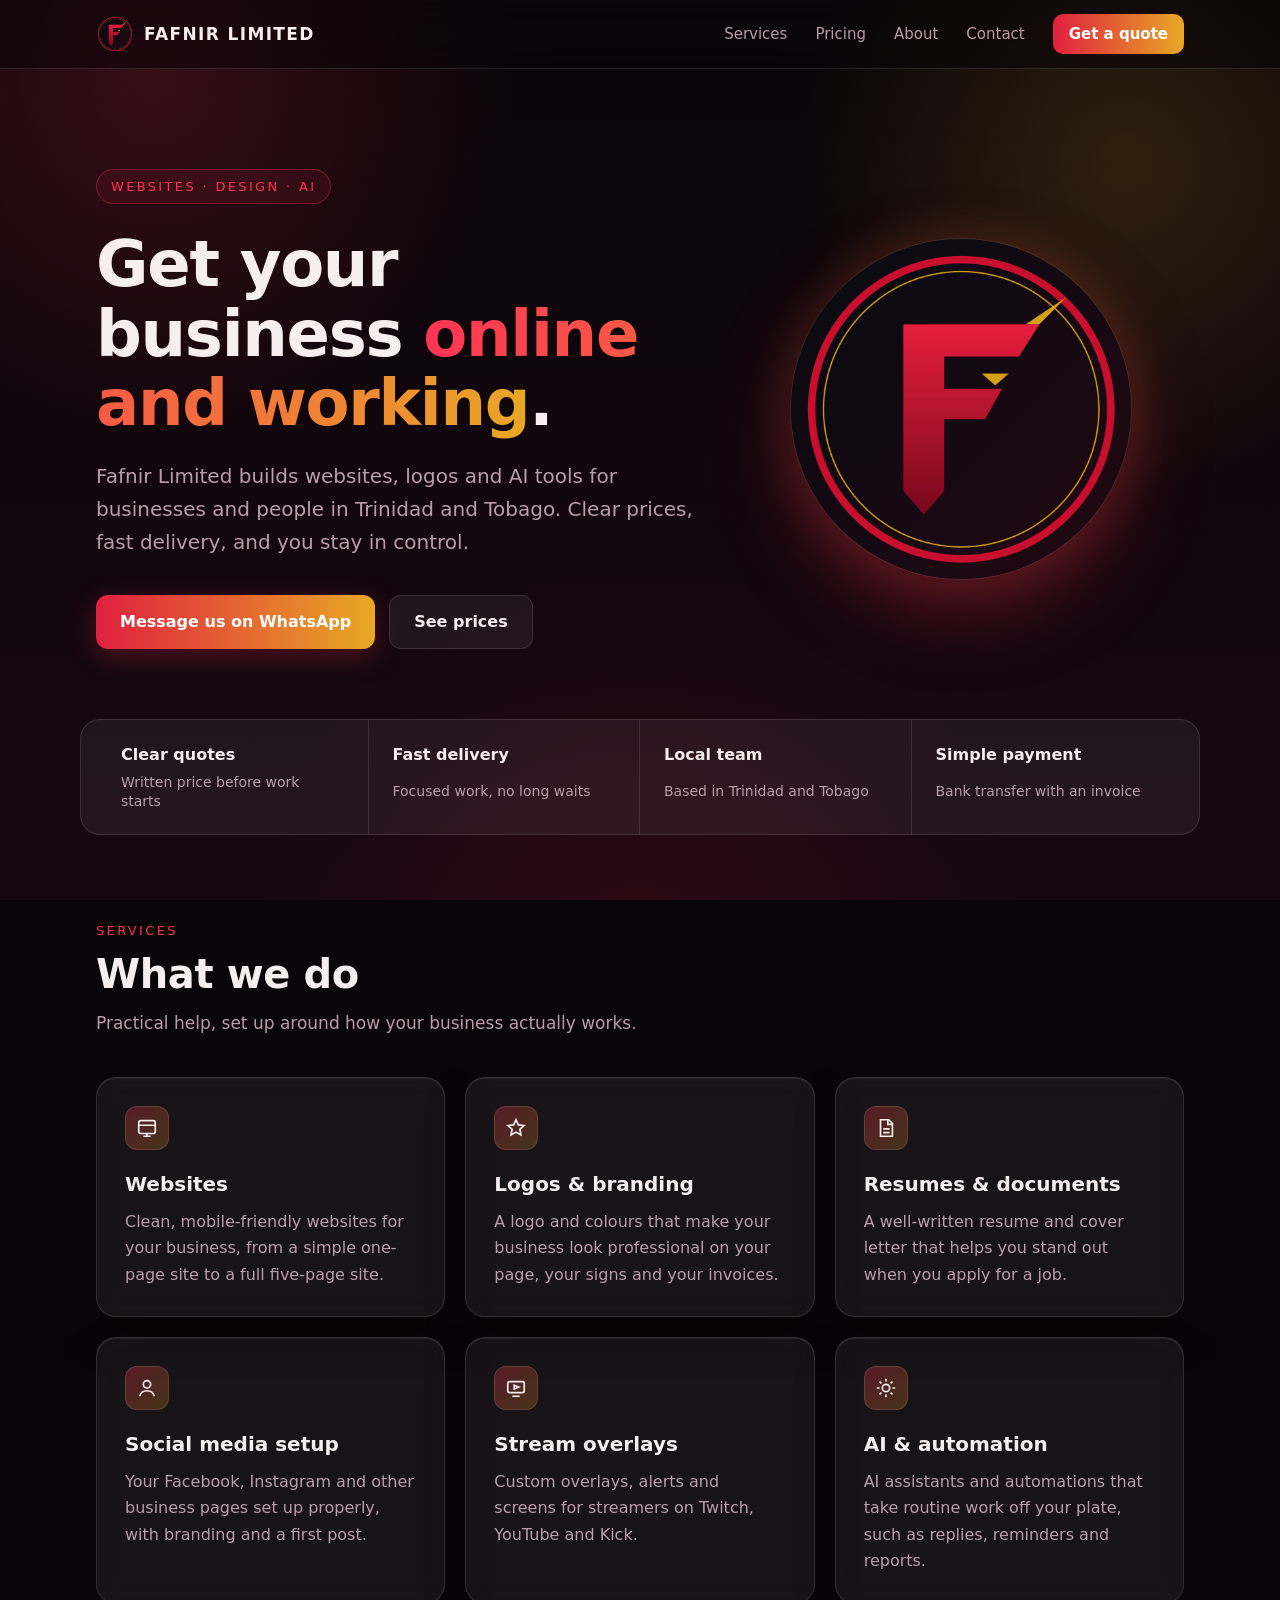
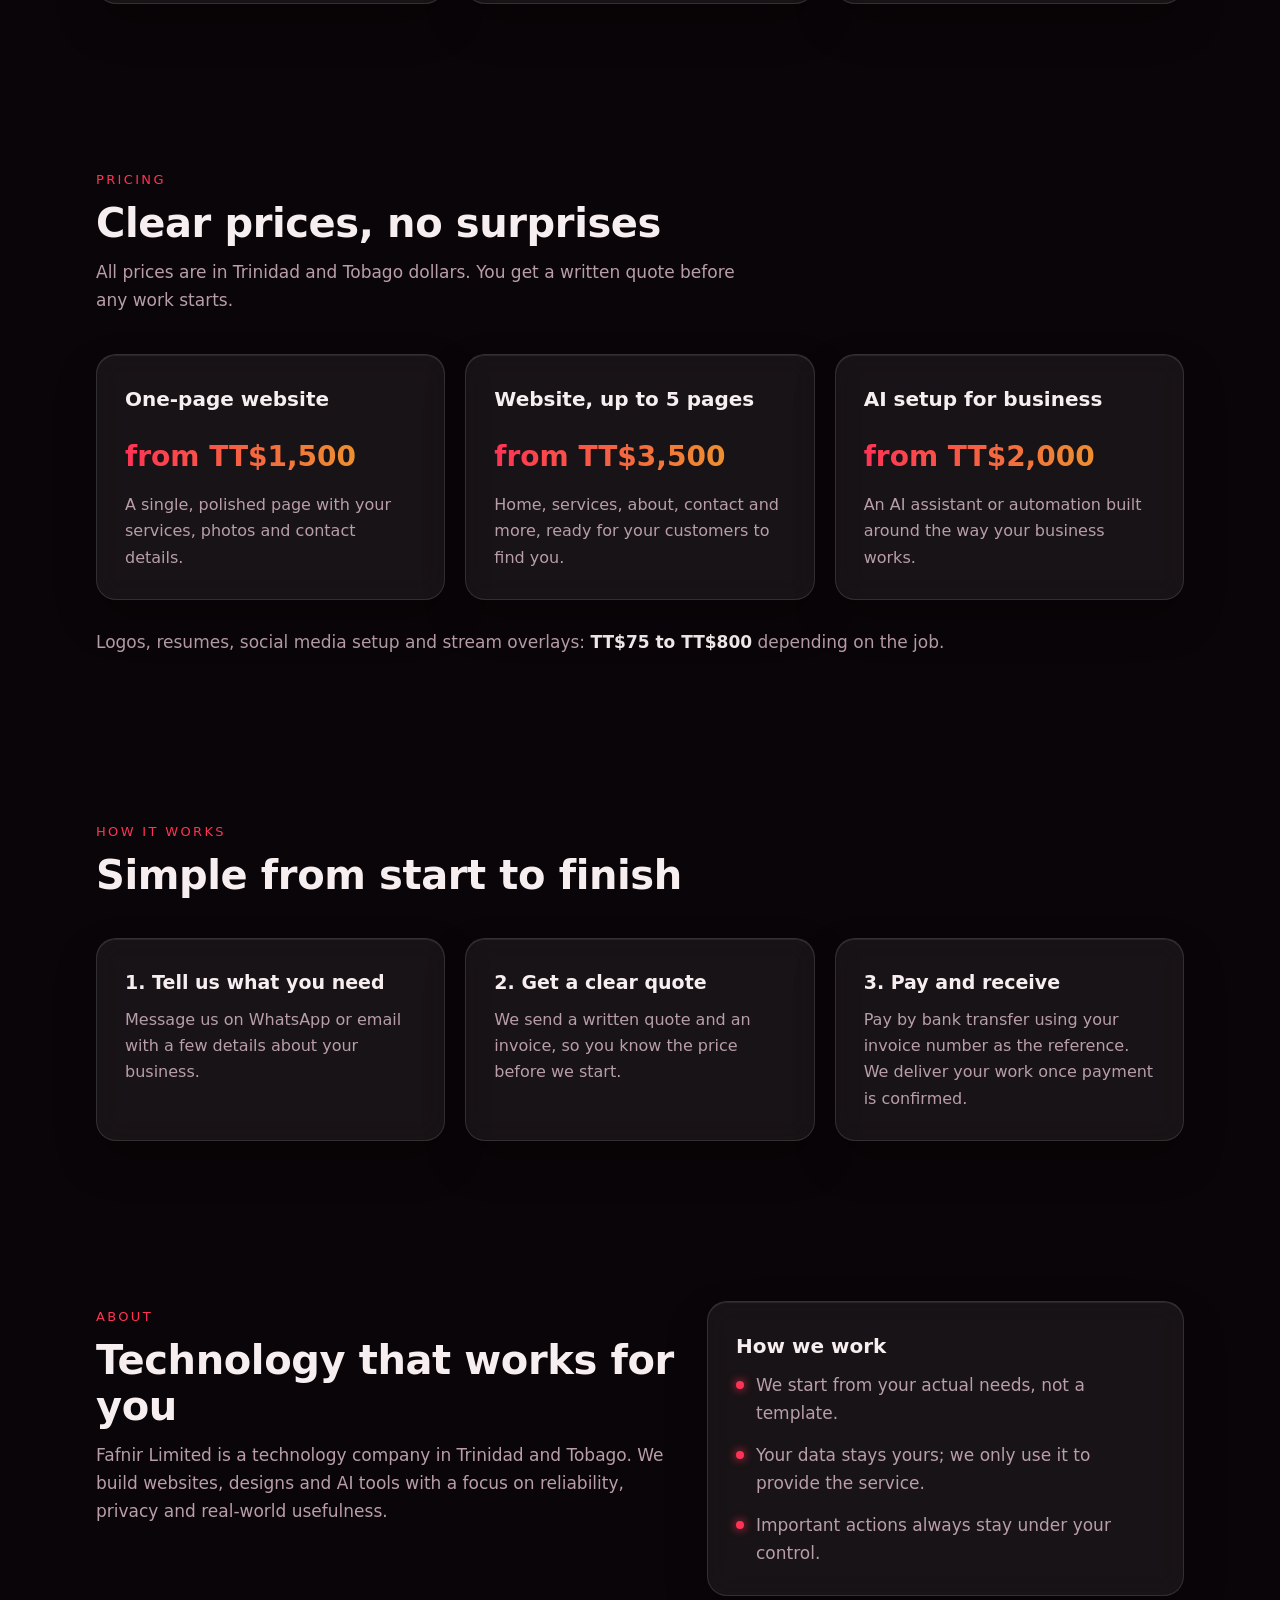
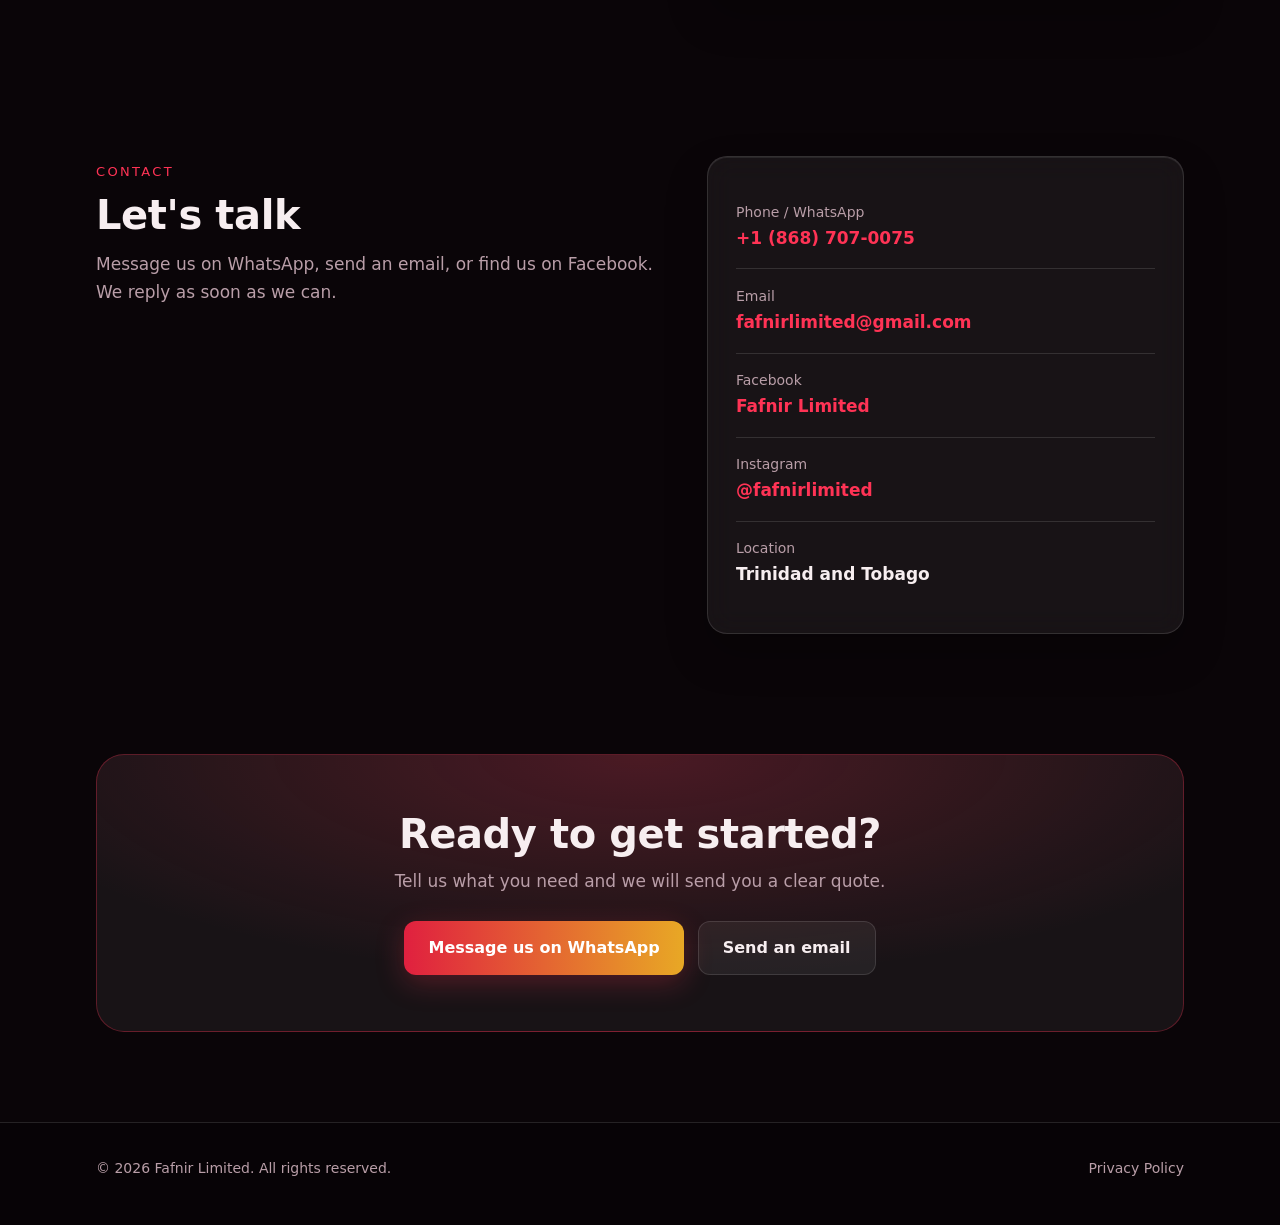
<file: index.html>
﻿<!doctype html>
<html lang="en">
<head>
  <meta charset="utf-8">
  <meta name="viewport" content="width=device-width, initial-scale=1">
  <title>Fafnir Limited â€” Websites, Logos &amp; AI Services in Trinidad and Tobago</title>
  <meta name="description" content="Fafnir Limited builds websites, logos, resumes, social media setups, stream overlays and AI tools for businesses in Trinidad and Tobago. Clear prices, fast delivery.">
  <meta property="og:title" content="Fafnir Limited â€” Websites, Logos &amp; AI Services">
  <meta property="og:description" content="Websites from TT$1,500. Logos, resumes, social media setup and AI help for businesses in Trinidad and Tobago.">
  <meta property="og:image" content="logo.png">
  <link rel="icon" href="logo.png">
  <link rel="stylesheet" href="styles.css">
</head>
<body>
  <div class="aurora" aria-hidden="true"></div>

  <header class="nav">
    <div class="wrap">
      <a class="brand" href="#top"><img class="brand-logo" src="logo.png" alt="Fafnir Limited logo">FAFNIR LIMITED</a>
      <nav class="nav-links">
        <a href="#services">Services</a>
        <a href="#pricing">Pricing</a>
        <a href="#about">About</a>
        <a href="#contact">Contact</a>
        <a class="nav-cta keep" href="https://wa.me/18687070075">Get a quote</a>
      </nav>
    </div>
  </header>

  <main id="top">
    <section class="hero">
      <div class="wrap hero-grid">
        <div class="hero-copy">
          <span class="eyebrow">Websites &middot; Design &middot; AI</span>
          <h1>Get your business <span class="grad">online and working</span>.</h1>
          <p class="lead">Fafnir Limited builds websites, logos and AI tools for businesses and people in Trinidad and Tobago. Clear prices, fast delivery, and you stay in control.</p>
          <div class="actions">
            <a class="btn btn-primary" href="https://wa.me/18687070075">Message us on WhatsApp</a>
            <a class="btn btn-ghost" href="#pricing">See prices</a>
          </div>
        </div>
        <div class="hero-visual" aria-hidden="true">
          <div class="halo"></div>
          <img src="logo.png" alt="">
        </div>
      </div>
    </section>

    <section class="strip">
      <div class="wrap strip-grid">
        <div><strong>Clear quotes</strong><span>Written price before work starts</span></div>
        <div><strong>Fast delivery</strong><span>Focused work, no long waits</span></div>
        <div><strong>Local team</strong><span>Based in Trinidad and Tobago</span></div>
        <div><strong>Simple payment</strong><span>Bank transfer with an invoice</span></div>
      </div>
    </section>

    <section id="services">
      <div class="wrap">
        <div class="section-head">
          <span class="kicker">Services</span>
          <h2>What we do</h2>
          <p>Practical help, set up around how your business actually works.</p>
        </div>
        <div class="grid">
          <article class="card">
            <div class="icon"><svg viewBox="0 0 24 24"><rect x="3" y="4" width="18" height="14" rx="2"/><path d="M3 9h18M8 21h8M12 18v3"/></svg></div>
            <h3>Websites</h3>
            <p>Clean, mobile-friendly websites for your business, from a simple one-page site to a full five-page site.</p>
          </article>
          <article class="card">
            <div class="icon"><svg viewBox="0 0 24 24"><path d="M12 3l2.6 5.6 6.1.7-4.5 4.2 1.2 6L12 16.5 6.6 19.5l1.2-6L3.3 9.3l6.1-.7z"/></svg></div>
            <h3>Logos &amp; branding</h3>
            <p>A logo and colours that make your business look professional on your page, your signs and your invoices.</p>
          </article>
          <article class="card">
            <div class="icon"><svg viewBox="0 0 24 24"><path d="M6 3h9l4 4v14H6z"/><path d="M14 3v5h5M9 13h7M9 17h7"/></svg></div>
            <h3>Resumes &amp; documents</h3>
            <p>A well-written resume and cover letter that helps you stand out when you apply for a job.</p>
          </article>
          <article class="card">
            <div class="icon"><svg viewBox="0 0 24 24"><circle cx="12" cy="8" r="4"/><path d="M4 21c1-4 4-6 8-6s7 2 8 6"/></svg></div>
            <h3>Social media setup</h3>
            <p>Your Facebook, Instagram and other business pages set up properly, with branding and a first post.</p>
          </article>
          <article class="card">
            <div class="icon"><svg viewBox="0 0 24 24"><rect x="3" y="5" width="18" height="12" rx="2"/><path d="M10 9l5 2-5 2zM8 21h8"/></svg></div>
            <h3>Stream overlays</h3>
            <p>Custom overlays, alerts and screens for streamers on Twitch, YouTube and Kick.</p>
          </article>
          <article class="card">
            <div class="icon"><svg viewBox="0 0 24 24"><circle cx="12" cy="12" r="4"/><path d="M12 2v3M12 19v3M2 12h3M19 12h3M4.9 4.9l2.1 2.1M17 17l2.1 2.1M4.9 19.1 7 17M17 7l2.1-2.1"/></svg></div>
            <h3>AI &amp; automation</h3>
            <p>AI assistants and automations that take routine work off your plate, such as replies, reminders and reports.</p>
          </article>
        </div>
      </div>
    </section>

    <section id="pricing">
      <div class="wrap">
        <div class="section-head">
          <span class="kicker">Pricing</span>
          <h2>Clear prices, no surprises</h2>
          <p>All prices are in Trinidad and Tobago dollars. You get a written quote before any work starts.</p>
        </div>
        <div class="grid">
          <article class="card price">
            <h3>One-page website</h3>
            <div class="amount">from TT$1,500</div>
            <p>A single, polished page with your services, photos and contact details.</p>
          </article>
          <article class="card price">
            <h3>Website, up to 5 pages</h3>
            <div class="amount">from TT$3,500</div>
            <p>Home, services, about, contact and more, ready for your customers to find you.</p>
          </article>
          <article class="card price">
            <h3>AI setup for business</h3>
            <div class="amount">from TT$2,000</div>
            <p>An AI assistant or automation built around the way your business works.</p>
          </article>
        </div>
        <p class="note">Logos, resumes, social media setup and stream overlays: <strong>TT$75 to TT$800</strong> depending on the job.</p>
      </div>
    </section>

    <section id="how">
      <div class="wrap">
        <div class="section-head">
          <span class="kicker">How it works</span>
          <h2>Simple from start to finish</h2>
        </div>
        <div class="grid">
          <article class="card">
            <h3>1. Tell us what you need</h3>
            <p>Message us on WhatsApp or email with a few details about your business.</p>
          </article>
          <article class="card">
            <h3>2. Get a clear quote</h3>
            <p>We send a written quote and an invoice, so you know the price before we start.</p>
          </article>
          <article class="card">
            <h3>3. Pay and receive</h3>
            <p>Pay by bank transfer using your invoice number as the reference. We deliver your work once payment is confirmed.</p>
          </article>
        </div>
      </div>
    </section>

    <section id="about">
      <div class="wrap split">
        <div class="section-head">
          <span class="kicker">About</span>
          <h2>Technology that works for you</h2>
          <p>Fafnir Limited is a technology company in Trinidad and Tobago. We build websites, designs and AI tools with a focus on reliability, privacy and real-world usefulness.</p>
        </div>
        <div class="card">
          <h3>How we work</h3>
          <ul class="list">
            <li>We start from your actual needs, not a template.</li>
            <li>Your data stays yours; we only use it to provide the service.</li>
            <li>Important actions always stay under your control.</li>
          </ul>
        </div>
      </div>
    </section>

    <section id="contact">
      <div class="wrap split">
        <div class="section-head">
          <span class="kicker">Contact</span>
          <h2>Let's talk</h2>
          <p>Message us on WhatsApp, send an email, or find us on Facebook. We reply as soon as we can.</p>
        </div>
        <div class="card">
          <div class="contact-row">
            <div>
              <div class="label">Phone / WhatsApp</div>
              <div class="value"><a href="https://wa.me/18687070075">+1 (868) 707-0075</a></div>
            </div>
          </div>
          <div class="contact-row">
            <div>
              <div class="label">Email</div>
              <div class="value"><a href="mailto:fafnirlimited@gmail.com">fafnirlimited@gmail.com</a></div>
            </div>
          </div>
          <div class="contact-row">
            <div>
              <div class="label">Facebook</div>
              <div class="value"><a href="https://www.facebook.com/profile.php?id=61596609418694">Fafnir Limited</a></div>
            </div>
          </div>
          <div class="contact-row">
            <div>
              <div class="label">Instagram</div>
              <div class="value"><a href="https://www.instagram.com/fafnirlimited/">@fafnirlimited</a></div>
            </div>
          </div>
          <div class="contact-row">
            <div>
              <div class="label">Location</div>
              <div class="value">Trinidad and Tobago</div>
            </div>
          </div>
        </div>
      </div>
    </section>
    <section class="cta">
      <div class="wrap">
        <div class="cta-box">
          <h2>Ready to get started?</h2>
          <p>Tell us what you need and we will send you a clear quote.</p>
          <div class="actions center">
            <a class="btn btn-primary" href="https://wa.me/18687070075">Message us on WhatsApp</a>
            <a class="btn btn-ghost" href="mailto:fafnirlimited@gmail.com">Send an email</a>
          </div>
        </div>
      </div>
    </section>
  </main>

  <footer>
    <div class="wrap">
      <span>&copy; <span id="year">2026</span> Fafnir Limited. All rights reserved.</span>
      <span><a href="privacy.html">Privacy Policy</a></span>
    </div>
  </footer>
  <script>document.getElementById("year").textContent = new Date().getFullYear();</script>
</body>
</html>
</file>
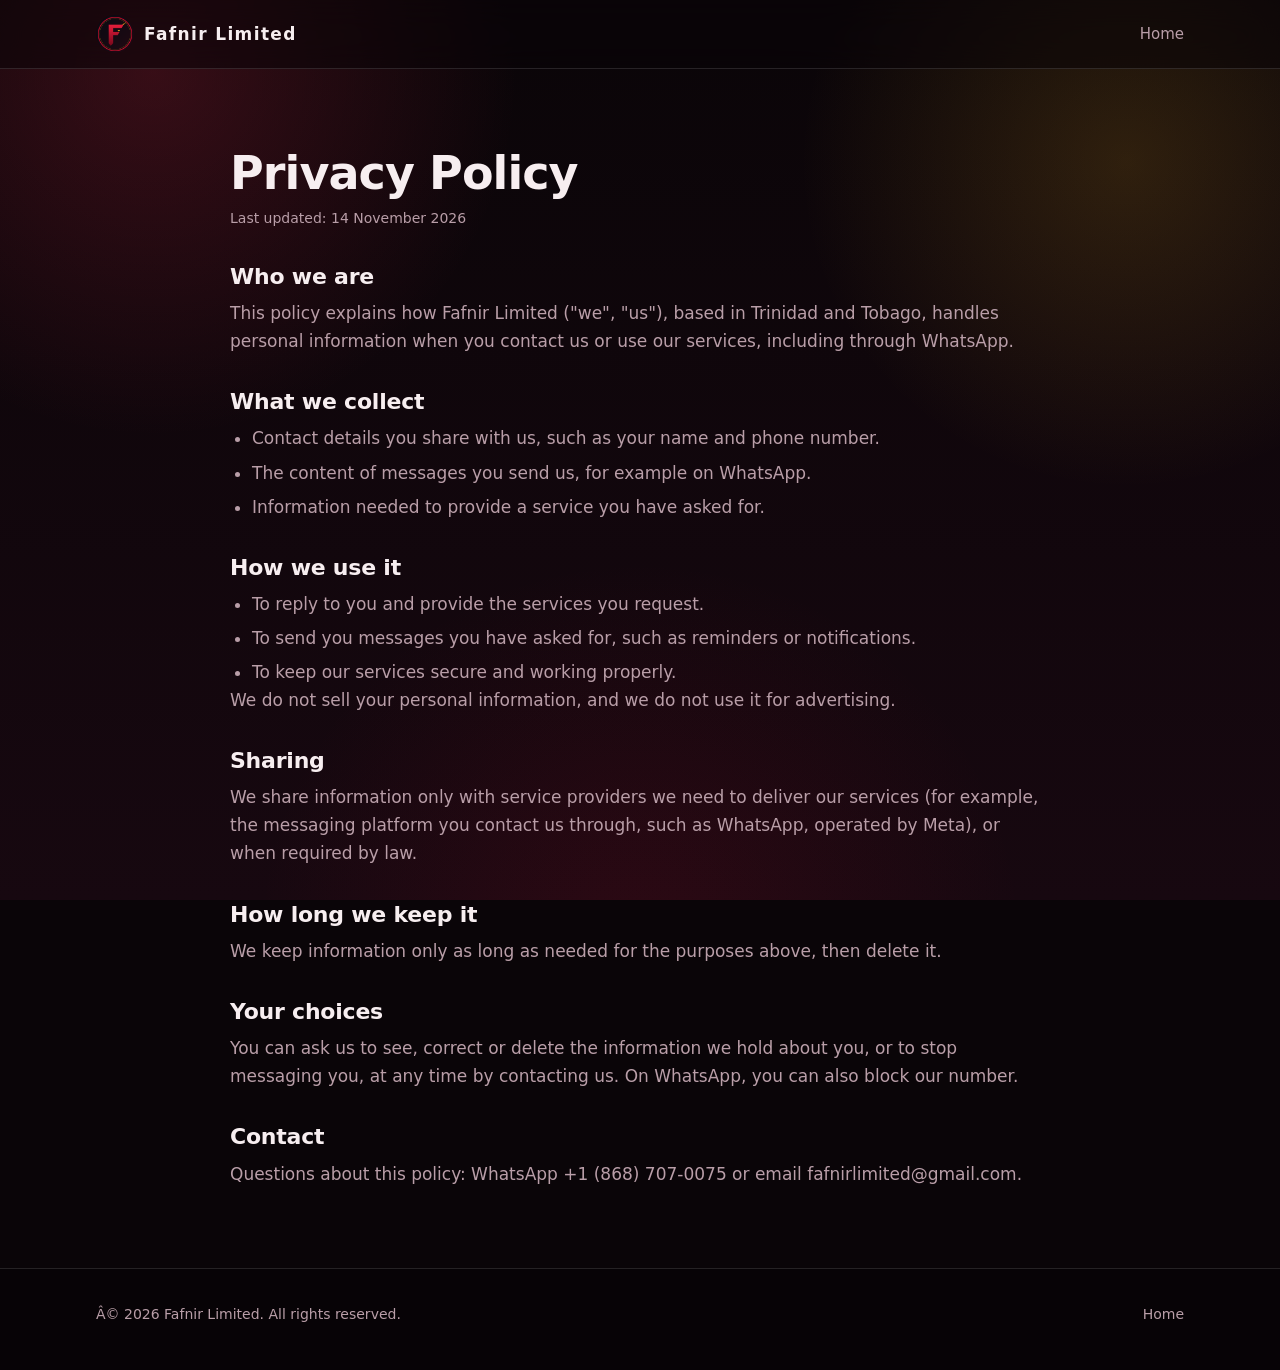
<file: privacy.html>
﻿<!doctype html>
<html lang="en">
<head>
  <meta charset="utf-8">
  <meta name="viewport" content="width=device-width, initial-scale=1">
  <title>Privacy Policy â€” Fafnir Limited</title>
  <meta name="description" content="How Fafnir Limited handles personal information.">
  <link rel="stylesheet" href="styles.css">
</head>
<body>
  <div class="aurora" aria-hidden="true"></div>

  <header class="nav">
    <div class="wrap">
      <a class="brand" href="index.html"><img class="brand-logo" src="logo.png" alt="Fafnir Limited logo">Fafnir Limited</a>
      <nav class="nav-links">
        <a class="keep" href="index.html">Home</a>
      </nav>
    </div>
  </header>

  <main class="wrap legal">
    <h1>Privacy Policy</h1>
    <p class="updated">Last updated: 14 November 2026</p>

    <h2>Who we are</h2>
    <p>This policy explains how Fafnir Limited ("we", "us"), based in Trinidad and Tobago, handles personal information when you contact us or use our services, including through WhatsApp.</p>

    <h2>What we collect</h2>
    <ul>
      <li>Contact details you share with us, such as your name and phone number.</li>
      <li>The content of messages you send us, for example on WhatsApp.</li>
      <li>Information needed to provide a service you have asked for.</li>
    </ul>

    <h2>How we use it</h2>
    <ul>
      <li>To reply to you and provide the services you request.</li>
      <li>To send you messages you have asked for, such as reminders or notifications.</li>
      <li>To keep our services secure and working properly.</li>
    </ul>
    <p>We do not sell your personal information, and we do not use it for advertising.</p>

    <h2>Sharing</h2>
    <p>We share information only with service providers we need to deliver our services (for example, the messaging platform you contact us through, such as WhatsApp, operated by Meta), or when required by law.</p>

    <h2>How long we keep it</h2>
    <p>We keep information only as long as needed for the purposes above, then delete it.</p>

    <h2>Your choices</h2>
    <p>You can ask us to see, correct or delete the information we hold about you, or to stop messaging you, at any time by contacting us. On WhatsApp, you can also block our number.</p>

    <h2>Contact</h2>
    <p>Questions about this policy: WhatsApp <a href="https://wa.me/18687070075">+1 (868) 707-0075</a> or email <a href="mailto:fafnirlimited@gmail.com">fafnirlimited@gmail.com</a>.</p>
  </main>

  <footer>
    <div class="wrap">
      <span>Â© 2026 Fafnir Limited. All rights reserved.</span>
      <span><a href="index.html">Home</a></span>
    </div>
  </footer>
</body>
</html>
</file>
<file: styles.css>
﻿:root {
  --bg: #0a0508;
  --bg-2: #170810;
  --text: #f7eef0;
  --muted: #b99ea8;
  --accent: #ff3355;
  --accent-2: #e8a825;
  --glass: rgba(255, 255, 255, 0.06);
  --glass-line: rgba(255, 255, 255, 0.12);
  --radius: 20px;
  --max: 1120px;
}

* { box-sizing: border-box; margin: 0; padding: 0; }
html { scroll-behavior: smooth; }
body {
  background: var(--bg);
  color: var(--text);
  font-family: "Inter", "Segoe UI", system-ui, -apple-system, sans-serif;
  font-size: 17px;
  line-height: 1.65;
  -webkit-font-smoothing: antialiased;
  overflow-x: hidden;
}

/* soft aurora background */
.aurora {
  position: fixed; inset: 0; z-index: -1; pointer-events: none;
  background:
    radial-gradient(38rem 38rem at 12% 8%, rgba(255, 51, 85, 0.18), transparent 60%),
    radial-gradient(34rem 34rem at 88% 18%, rgba(232, 168, 37, 0.16), transparent 60%),
    radial-gradient(40rem 40rem at 50% 105%, rgba(200, 16, 46, 0.12), transparent 60%),
    linear-gradient(180deg, var(--bg) 0%, var(--bg-2) 100%);
}

a { color: inherit; text-decoration: none; }
.wrap { width: 100%; max-width: var(--max); margin: 0 auto; padding: 0 16px; }

/* navigation */
.nav {
  position: sticky; top: 0; z-index: 10;
  backdrop-filter: blur(16px); -webkit-backdrop-filter: blur(16px);
  background: rgba(10, 5, 8, 0.55);
  border-bottom: 1px solid var(--glass-line);
}
.nav .wrap { display: flex; align-items: center; justify-content: space-between; height: 68px; }
.brand { display: flex; align-items: center; gap: 10px; font-weight: 700; letter-spacing: 0.08em; }
.brand-mark {
  width: 28px; height: 28px; border-radius: 50%;
  background: radial-gradient(circle at 50% 45%, #fff 0 12%, var(--accent) 35%, rgba(255, 51, 85, 0.15) 70%, transparent 72%);
  box-shadow: 0 0 18px rgba(255, 51, 85, 0.55);
}
.nav-links { display: flex; gap: 28px; color: var(--muted); font-size: 15px; }
.nav-links a:hover { color: var(--text); }

/* hero */
.hero { padding: 120px 0 90px; }
.eyebrow {
  display: inline-block; font-size: 13px; letter-spacing: 0.18em; text-transform: uppercase;
  color: var(--accent); padding: 6px 14px; border: 1px solid rgba(255, 51, 85, 0.35);
  border-radius: 999px; background: rgba(255, 51, 85, 0.08); margin-bottom: 26px;
}
h1 { font-size: clamp(36px, 6vw, 64px); line-height: 1.08; letter-spacing: -0.02em; font-weight: 750; max-width: 15ch; }
h1 .grad {
  background: linear-gradient(90deg, var(--accent), var(--accent-2));
  -webkit-background-clip: text; background-clip: text; color: transparent;
}
.lead { color: var(--muted); font-size: clamp(17px, 2vw, 20px); max-width: 58ch; margin: 22px 0 36px; }
.actions { display: flex; flex-wrap: wrap; gap: 14px; }
.btn {
  display: inline-flex; align-items: center; gap: 8px; padding: 13px 24px; border-radius: 12px;
  font-weight: 600; font-size: 16px; transition: transform .15s ease, box-shadow .15s ease, background .15s ease;
}
.btn-primary { background: linear-gradient(90deg, #e0203f, #e8a825); color: #ffffff; box-shadow: 0 8px 28px rgba(255, 51, 85, 0.25); }
.btn-primary:hover { transform: translateY(-1px); box-shadow: 0 10px 34px rgba(255, 51, 85, 0.35); }
.btn-ghost { border: 1px solid var(--glass-line); background: var(--glass); }
.btn-ghost:hover { background: rgba(255, 255, 255, 0.1); }

/* sections */
section { padding: 80px 0; }
.section-head { margin-bottom: 40px; max-width: 640px; }
.section-head .kicker { color: var(--accent); font-size: 13px; letter-spacing: 0.18em; text-transform: uppercase; }
h2 { font-size: clamp(28px, 4vw, 40px); line-height: 1.15; letter-spacing: -0.01em; margin-top: 8px; }
.section-head p { color: var(--muted); margin-top: 12px; }

.grid { display: grid; grid-template-columns: repeat(3, 1fr); gap: 20px; }
.card {
  background: var(--glass); border: 1px solid var(--glass-line); border-radius: var(--radius);
  padding: 28px; backdrop-filter: blur(14px); -webkit-backdrop-filter: blur(14px);
  box-shadow: inset 0 1px 0 rgba(255, 255, 255, 0.08), 0 20px 40px rgba(0, 0, 0, 0.25);
}
.card .icon {
  width: 44px; height: 44px; border-radius: 12px; display: grid; place-items: center; margin-bottom: 18px;
  background: linear-gradient(135deg, rgba(255, 51, 85, 0.28), rgba(232, 168, 37, 0.22));
  border: 1px solid var(--glass-line);
}
.card .icon svg { width: 22px; height: 22px; stroke: var(--text); fill: none; stroke-width: 1.8; }
.card h3 { font-size: 20px; margin-bottom: 8px; }
.card p { color: var(--muted); font-size: 16px; }

.split { display: grid; grid-template-columns: 1.1fr 0.9fr; gap: 28px; align-items: start; }
.list { list-style: none; display: grid; gap: 14px; margin-top: 8px; }
.list li { display: flex; gap: 12px; color: var(--muted); }
.list li::before { content: ""; flex: 0 0 8px; height: 8px; margin-top: 10px; border-radius: 50%; background: var(--accent); box-shadow: 0 0 10px var(--accent); }

.contact-row { display: flex; gap: 14px; align-items: flex-start; padding: 16px 0; border-bottom: 1px solid var(--glass-line); }
.contact-row:last-child { border-bottom: 0; }
.contact-row .label { color: var(--muted); font-size: 14px; }
.contact-row .value { font-weight: 600; }
.placeholder { color: #ffb347; }

/* legal page */
.legal { padding: 80px 0; max-width: 820px; }
.legal h1 { font-size: clamp(32px, 5vw, 46px); max-width: none; }
.legal h2 { font-size: 22px; margin: 34px 0 10px; }
.legal p, .legal li { color: var(--muted); }
.legal ul { padding-left: 22px; display: grid; gap: 6px; }
.legal .updated { color: var(--muted); font-size: 14px; margin-top: 8px; }

footer { border-top: 1px solid var(--glass-line); padding: 34px 0 44px; color: var(--muted); font-size: 14px; }
footer .wrap { display: flex; flex-wrap: wrap; gap: 14px 28px; justify-content: space-between; }
footer a:hover { color: var(--text); }

@media (max-width: 860px) {
  .grid { grid-template-columns: 1fr; }
  .split { grid-template-columns: 1fr; }
  .nav-links { gap: 18px; font-size: 14px; }
  .hero { padding: 80px 0 60px; }
  section { padding: 60px 0; }
}
@media (max-width: 480px) {
  .nav-links a:not(.keep) { display: none; }
}

/* logo, pricing and notes */
.brand-logo { width: 38px; height: 38px; border-radius: 50%; display: block; }
.card.price { display: flex; flex-direction: column; gap: 6px; }
.card.price .amount { font-size: 26px; font-weight: 750; background: linear-gradient(90deg, var(--accent), var(--accent-2)); -webkit-background-clip: text; background-clip: text; color: transparent; margin: 4px 0 6px; }
.note { margin-top: 28px; color: var(--muted); }
.note strong { color: var(--text); }
.contact-row .value a { color: var(--accent); }
.contact-row .value a:hover { text-decoration: underline; }
#how h3 { font-size: 19px; }
@media (max-width: 860px) { .brand { font-size: 15px; } }


/* professional polish */
::selection { background: rgba(255, 51, 85, 0.35); }
a:focus-visible, .btn:focus-visible { outline: 2px solid var(--accent-2); outline-offset: 3px; border-radius: 8px; }
.nav-cta { color: #fff !important; padding: 8px 16px; border-radius: 10px; font-weight: 600; background: linear-gradient(90deg, #e0203f, #e8a825); }
.nav-cta:hover { filter: brightness(1.1); }
.hero { padding: 100px 0 70px; }
.hero-grid { display: grid; grid-template-columns: 1.15fr 0.85fr; gap: 40px; align-items: center; }
.hero-visual { position: relative; display: grid; place-items: center; min-height: 340px; }
.hero-visual img { position: relative; width: min(340px, 80%); border-radius: 50%; box-shadow: 0 0 0 1px rgba(255,255,255,0.08), 0 30px 80px rgba(224, 32, 63, 0.35); animation: float 6s ease-in-out infinite; }
.halo { position: absolute; width: 420px; height: 420px; max-width: 100%; border-radius: 50%; background: radial-gradient(circle, rgba(255, 51, 85, 0.28), rgba(232, 168, 37, 0.12) 45%, transparent 70%); filter: blur(10px); }
@keyframes float { 0%, 100% { transform: translateY(0); } 50% { transform: translateY(-10px); } }
.strip { padding: 0; }
.strip-grid { display: grid; grid-template-columns: repeat(4, 1fr); gap: 0; border: 1px solid var(--glass-line); border-radius: var(--radius); background: var(--glass); overflow: hidden; }
.strip-grid div { padding: 22px 24px; display: grid; gap: 4px; border-right: 1px solid var(--glass-line); }
.strip-grid div:last-child { border-right: 0; }
.strip-grid strong { font-size: 16px; }
.strip-grid span { color: var(--muted); font-size: 14px; line-height: 1.4; }
.card { transition: transform .2s ease, border-color .2s ease, box-shadow .2s ease; }
.card:hover { transform: translateY(-4px); border-color: rgba(255, 51, 85, 0.45); box-shadow: inset 0 1px 0 rgba(255,255,255,0.1), 0 24px 48px rgba(0,0,0,0.35), 0 0 0 1px rgba(255, 51, 85, 0.15); }
.card.price .amount { font-size: 28px; }
.cta { padding: 40px 0 90px; }
.cta-box { text-align: center; padding: 56px 24px; border-radius: 28px; border: 1px solid rgba(255, 51, 85, 0.3); background: radial-gradient(60rem 20rem at 50% 0%, rgba(255, 51, 85, 0.22), transparent 70%), var(--glass); }
.cta-box h2 { margin-top: 0; }
.cta-box p { color: var(--muted); margin: 10px 0 26px; }
.actions.center { justify-content: center; }
footer { background: rgba(0, 0, 0, 0.25); }
@media (max-width: 860px) {
  .hero-grid { grid-template-columns: 1fr; }
  .hero-visual { order: -1; min-height: 220px; }
  .hero-visual img { width: 200px; }
  .halo { width: 280px; height: 280px; }
  .strip-grid { grid-template-columns: 1fr 1fr; }
  .strip-grid div:nth-child(2) { border-right: 0; }
  .strip-grid div:nth-child(-n+2) { border-bottom: 1px solid var(--glass-line); }
}
@media (max-width: 480px) { .nav-links a:not(.keep) { display: none; } .strip-grid { grid-template-columns: 1fr; } .strip-grid div { border-right: 0; border-bottom: 1px solid var(--glass-line); } .strip-grid div:last-child { border-bottom: 0; } }
@media (prefers-reduced-motion: reduce) { .hero-visual img { animation: none; } html { scroll-behavior: auto; } }

.nav-links { align-items: center; }
</file>
